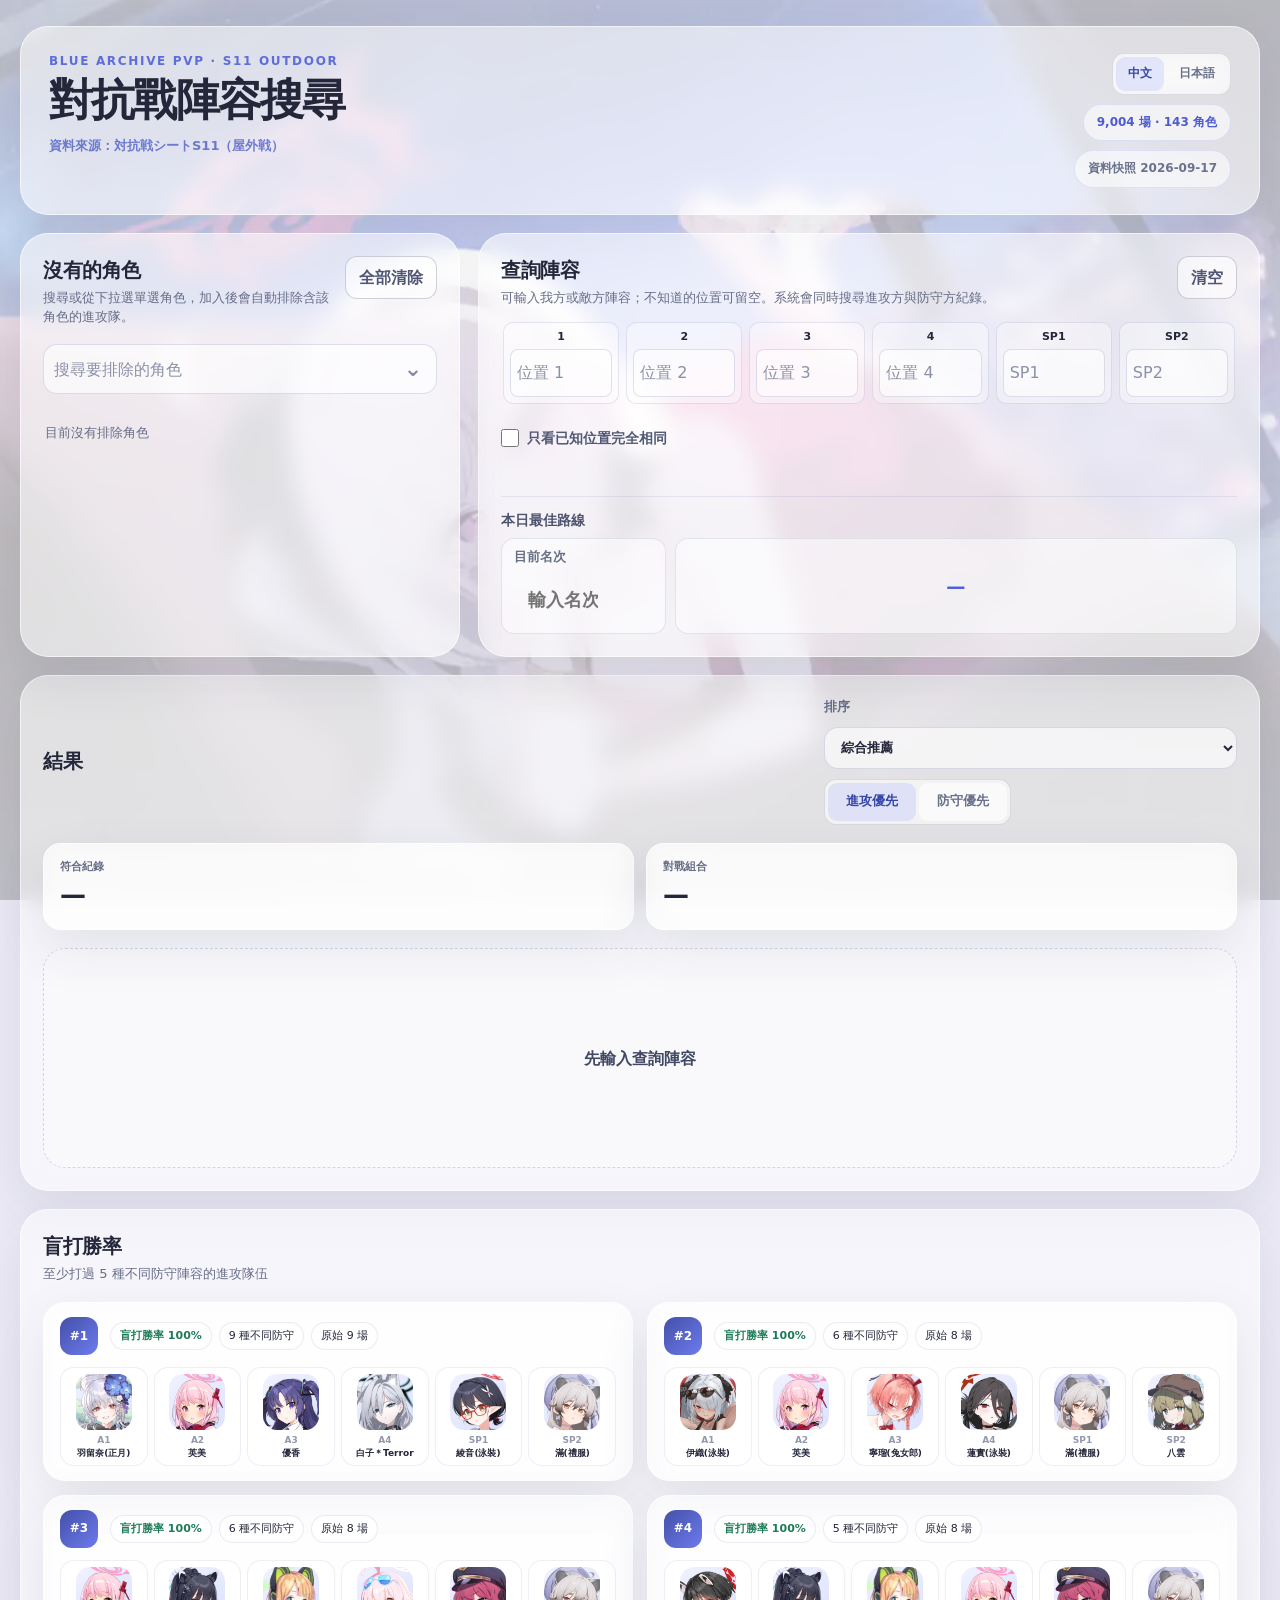
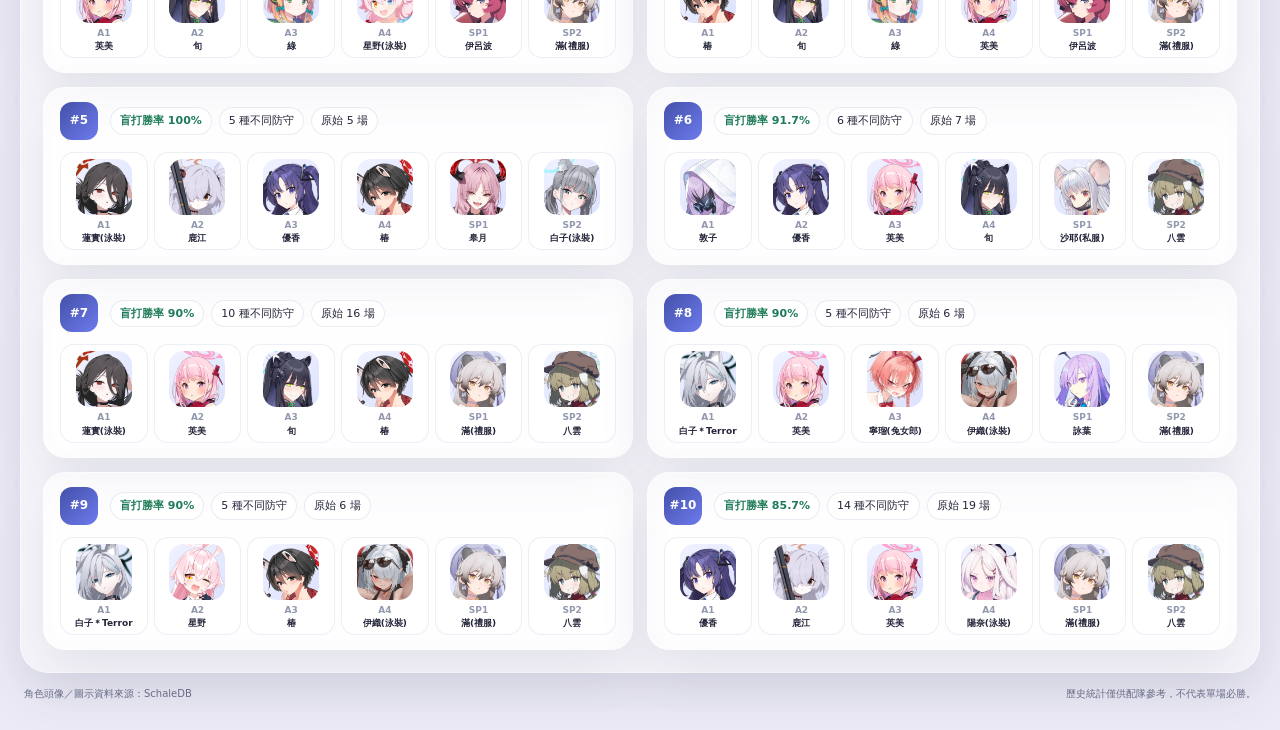
<file: index.html>
<!doctype html>
<html lang="zh-Hant">
<head>
  <meta charset="utf-8" />
  <meta name="viewport" content="width=device-width,initial-scale=1,viewport-fit=cover" />
  <meta name="theme-color" content="#c7d2fe" />
  <title>S11 對抗戰陣容搜尋</title>
  <link rel="stylesheet" href="styles.css" />
  <link rel="stylesheet" href="mobile-v16.css" />
  <link rel="stylesheet" href="blind-ranking.css?v=20260917-1" />
  <link rel="stylesheet" href="language-toggle.css?v=20260917-1" />
  <link rel="stylesheet" href="result-highlights.css?v=20260917-2" />
  <link rel="stylesheet" href="visual-tuning.css?v=20260917-3" />
  <link rel="stylesheet" href="arena-tools.css?v=20260919-8" />
</head>
<body>
  <main class="app-shell shell">
    <section class="hero-card"><div><div class="eyebrow">BLUE ARCHIVE PVP · S11 OUTDOOR</div><h1>對抗戰陣容搜尋</h1><a class="data-source-link" href="https://docs.google.com/spreadsheets/d/12KPs3jY6IbdQOeOLc9a1Pgb9oAaiYB4bbUED37Il09U/edit?gid=0#gid=0" target="_blank" rel="noopener noreferrer">資料來源：対抗戦シートS11（屋外戦）</a></div><div class="hero-meta"><div class="language-switch" role="group" aria-label="Language"><button type="button" data-lang-choice="zh-Hant" class="active">中文</button><button type="button" data-lang-choice="ja">日本語</button></div><div class="dataset-pill" id="dataset-pill">讀取資料中</div><div class="version-pill" id="footer-version">資料快照</div></div></section>
    <section class="control-stage"><div class="control-grid">
      <section class="sketch-panel missing-panel"><div class="panel-head"><div><div class="panel-title">沒有的角色</div><div class="panel-help">搜尋或從下拉選單選角色，加入後會自動排除含該角色的進攻隊。</div></div><button class="ghost-btn" id="clear-missing" type="button">全部清除</button></div><div id="missing-picker" class="missing-picker-host"></div><div id="missing-tags" class="avatar-tags" aria-live="polite"></div></section>
      <section class="sketch-panel defense-panel"><div class="panel-head"><div><div class="panel-title">查詢陣容</div><div class="panel-help">可輸入我方或敵方陣容；不知道的位置可留空。系統會同時搜尋進攻方與防守方紀錄。</div></div><button class="ghost-btn" id="clear-defense" type="button">清空</button></div><div class="enemy-line" id="defense-inputs"><div class="line-slot"><span>1</span><div class="defense-picker-host"></div></div><div class="line-slot"><span>2</span><div class="defense-picker-host"></div></div><div class="line-slot"><span>3</span><div class="defense-picker-host"></div></div><div class="line-slot"><span>4</span><div class="defense-picker-host"></div></div><div class="line-slot sp-slot"><span>SP1</span><div class="defense-picker-host"></div></div><div class="line-slot sp-slot"><span>SP2</span><div class="defense-picker-host"></div></div></div><div class="toggle-strip"><label class="toggle-line"><input id="exact-only" type="checkbox" /><span>只看已知位置完全相同</span></label></div><div class="action-row auto-result-row"><div id="form-message" class="form-message" role="status"></div></div><div class="rank-tool rank-tool-inline" id="rank-tool"><div class="rank-tool-head"><div class="rank-inline-title" data-rank-title>本日最佳路線</div></div><div class="rank-calc"><label class="rank-input-wrap"><span data-rank-label>目前名次</span><input class="rank-input" id="rank-input" type="number" min="1" max="15001" step="1" inputmode="numeric" placeholder="輸入名次" /></label><div class="rank-output"><strong id="rank-result">—</strong></div></div></div></section>
    </div></section>
    <section class="result-stage"><div class="result-stage-head"><div><div class="panel-title">結果</div></div><label class="sort-control">排序<select id="sort-select"><option value="recommended">綜合推薦</option><option value="winrate">勝率</option></select><div class="side-priority" role="group" aria-label="排序方向"><button id="attack-priority" type="button" class="side-priority-btn active">進攻優先</button><button id="defense-priority" type="button" class="side-priority-btn">防守優先</button></div></label></div><div class="summary-grid" id="summary-grid" style="grid-template-columns:repeat(2,minmax(0,1fr))"><article class="stat-card" hidden><span>歷史對戰</span><strong id="stat-total">—</strong></article><article class="stat-card" hidden><span>排除缺角後</span><strong id="stat-eligible">—</strong></article><article class="stat-card"><span>符合紀錄</span><strong id="stat-matched">—</strong></article><article class="stat-card"><span>對戰組合</span><strong id="stat-teams">—</strong></article></div><div id="results" class="results-list"><div class="empty-state"><strong>先輸入查詢陣容</strong></div></div></section>
    <section class="result-stage"><div class="result-stage-head"><div><div class="panel-title">盲打勝率</div><div class="panel-help" id="blind-help">至少打過 5 種不同防守陣容的進攻隊伍</div></div></div><div id="blind-results" class="results-list"></div></section>
    <footer class="page-footer"><span>角色頭像／圖示資料來源：SchaleDB</span><span>歷史統計僅供配隊參考，不代表單場必勝。</span></footer>
  </main>
  <template id="result-template"><article class="result-card"><div class="result-row-head"><div class="rank-badge"></div><div class="result-summary"><div class="match-badges"></div><div class="metrics-inline"></div></div><button type="button" class="copy-btn">複製隊伍</button></div><div class="attack-lineup-wrap"><div class="line-caption">推薦進攻隊</div><div class="team-slots"></div></div><div class="result-foot"></div></article></template>
  <script src="data.js"></script><script src="avatar-map.js"></script><script src="student-meta.js"></script><script src="app.js?v=20260919-1"></script><script src="blind-ranking.js?v=20260919-1"></script><script src="short-message.js?v=20260917-1"></script><script src="language-toggle.js?v=20260917-2"></script><script src="source-link-i18n.js?v=20260917-1"></script><script src="blind-help-i18n.js?v=20260917-1"></script><script src="result-highlights.js?v=20260917-3"></script><script src="avatar-repair.js?v=20260917-2"></script><script src="arena-tools.js?v=20260919-7"></script>
</body>
</html>
</file>
<file: styles.css>
:root {
  --paper: rgba(255,255,255,.73);
  --ink: #24263a;
  --muted: #666d87;
  --line: rgba(88,92,120,.18);
  --line-strong: rgba(88,92,120,.28);
  --accent: #6f7ef7;
  --accent-2: #91a0ff;
  --good: #1d7b57;
  --warn: #b7791f;
  --shadow: 0 20px 50px rgba(50,56,90,.10);
  --radius-xl: 28px;
}

* { box-sizing: border-box; }
html { color-scheme: light; }
body {
  margin: 0;
  min-height: 100vh;
  font-family: Inter, ui-sans-serif, system-ui, -apple-system, BlinkMacSystemFont, "Segoe UI", "Noto Sans TC", "Noto Sans JP", sans-serif;
  color: var(--ink);
  background-color: #eceaf6;
  background-image: linear-gradient(rgba(255,255,255,.54), rgba(255,255,255,.61)), url('./background-pvp.png');
  background-size: cover;
  background-position: center top;
  background-repeat: no-repeat;
  background-attachment: fixed;
  line-height: 1.45;
}
button, input, select { font: inherit; }
button { cursor: pointer; }
.shell { width: min(1240px, calc(100% - 36px)); margin: 0 auto; }
.app-shell { padding: 26px 0 28px; }

.hero-card, .sketch-panel, .result-stage, .result-card, .stat-card {
  border: 1px solid rgba(255,255,255,.60);
  background: var(--paper);
  backdrop-filter: blur(18px);
  -webkit-backdrop-filter: blur(18px);
  box-shadow: var(--shadow);
}
.hero-card {
  border-radius: var(--radius-xl);
  padding: 26px 28px;
  display: flex;
  justify-content: space-between;
  align-items: flex-start;
  gap: 20px;
  margin-bottom: 18px;
}
.eyebrow { font-size: 12px; font-weight: 900; letter-spacing: .14em; color: #5d6dd9; }
h1 { margin: 6px 0 7px; font-size: clamp(30px,4vw,44px); line-height: 1.08; letter-spacing: -.04em; }
.subtitle { margin: 0; color: var(--muted); font-size: 15px; }
.hero-meta { display: flex; flex-direction: column; gap: 9px; align-items: flex-end; }
.dataset-pill, .version-pill {
  padding: 9px 13px;
  border-radius: 999px;
  border: 1px solid rgba(111,126,247,.18);
  background: rgba(255,255,255,.58);
  color: #4d5bd1;
  font-weight: 800;
  font-size: 12px;
}
.version-pill { color: #6b728e; }

.control-grid { display: grid; grid-template-columns: minmax(340px,440px) minmax(0,1fr); gap: 18px; }
.sketch-panel, .result-stage { border-radius: var(--radius-xl); padding: 22px; overflow: visible; }
.panel-head, .result-stage-head, .result-row-head { display: flex; justify-content: space-between; align-items: flex-start; gap: 14px; }
.panel-title { font-size: 20px; font-weight: 900; letter-spacing: -.02em; }
.panel-help { margin-top: 4px; color: var(--muted); font-size: 13px; }

.ghost-btn, .copy-btn {
  border: 1px solid var(--line-strong);
  background: rgba(255,255,255,.62);
  color: #505775;
  border-radius: 12px;
  padding: 9px 13px;
  font-weight: 800;
  white-space: nowrap;
}
.ghost-btn:hover, .copy-btn:hover { background: rgba(255,255,255,.88); }
.primary-btn {
  border: 0;
  border-radius: 14px;
  background: linear-gradient(135deg,var(--accent),var(--accent-2));
  color: #fff;
  font-weight: 900;
  box-shadow: 0 12px 28px rgba(111,126,247,.28);
}
.primary-btn:hover { filter: brightness(.98); }
.inline-btn { padding: 0 18px; min-width: 82px; }
.large-btn { min-height: 52px; padding: 0 22px; }

.search-row { display: grid; gap: 10px; margin-top: 18px; }
.compact-search { grid-template-columns: 1fr auto; }
input, select {
  width: 100%; min-width: 0;
  border: 1px solid rgba(110,120,170,.24);
  background: rgba(255,255,255,.78);
  color: var(--ink);
  border-radius: 14px;
  outline: none;
}
input { height: 50px; padding: 0 40px 0 14px; }
select { height: 42px; padding: 0 12px; }
input:focus, select:focus { border-color: rgba(111,126,247,.58); box-shadow: 0 0 0 4px rgba(111,126,247,.12); }

.character-picker { position: relative; min-width: 0; }
.picker-chevron {
  position: absolute;
  top: 50%; right: 8px;
  width: 32px; height: 32px;
  transform: translateY(-50%);
  display: grid; place-items: center;
  border: 0; border-radius: 9px;
  background: transparent; color: #7a82a4;
  font-size: 22px; line-height: 1;
  z-index: 4;
}
.character-picker.open .picker-chevron { transform: translateY(-50%) rotate(180deg); }
.character-menu {
  display: none;
  position: absolute;
  z-index: 1000;
  top: calc(100% + 7px);
  left: 0;
  width: max(100%, 260px);
  max-height: 360px;
  overflow-y: auto;
  overscroll-behavior: contain;
  padding: 7px;
  border-radius: 16px;
  border: 1px solid rgba(100,110,160,.20);
  background: rgba(255,255,255,.96);
  box-shadow: 0 18px 48px rgba(40,45,75,.20);
  backdrop-filter: blur(20px);
  -webkit-backdrop-filter: blur(20px);
}
.character-picker.open .character-menu { display: grid; gap: 4px; }
.character-option {
  width: 100%;
  min-height: 58px;
  display: grid;
  grid-template-columns: 44px minmax(0,1fr);
  gap: 11px;
  align-items: center;
  text-align: left;
  padding: 6px 9px;
  border: 0;
  border-radius: 12px;
  background: transparent;
  color: #33394f;
}
.character-option:hover, .character-option.active { background: #eef1ff; }
.option-name { font-size: 13px; font-weight: 800; overflow-wrap: anywhere; }
.picker-empty { padding: 18px 12px; text-align: center; color: var(--muted); font-size: 13px; }

.avatar-frame {
  position: relative;
  overflow: hidden;
  display: grid;
  place-items: center;
  flex: 0 0 auto;
  background: linear-gradient(180deg,#f8f9ff,#e5e9ff);
  border: 1px solid rgba(111,126,247,.18);
}
.avatar-frame img {
  position: absolute;
  inset: 0;
  width: 100%; height: 100%;
  object-fit: cover;
  opacity: 0;
  transition: opacity .14s ease;
}
.avatar-frame.image-ready img { opacity: 1; }
.avatar-fallback { color: #626dbb; font-weight: 900; }
.option-avatar { width: 44px; height: 44px; border-radius: 12px; }
.option-avatar .avatar-fallback { font-size: 17px; }

.avatar-tags { display: flex; flex-wrap: wrap; gap: 13px; min-height: 92px; margin-top: 18px; align-items: flex-start; }
.avatar-tag-empty { color: var(--muted); font-size: 13px; padding: 12px 2px; }
.avatar-tag { position: relative; width: 80px; text-align: center; }
.missing-avatar { width: 66px; height: 66px; margin: 0 auto; border-radius: 18px; }
.missing-avatar .avatar-fallback { font-size: 22px; }
.avatar-name { margin-top: 7px; font-size: 11px; font-weight: 800; color: #4d536d; line-height: 1.25; word-break: break-word; }
.avatar-remove {
  position: absolute;
  right: 0; top: -5px;
  width: 25px; height: 25px;
  border: 0; border-radius: 999px;
  background: #fff; color: #7d84a1;
  font-size: 17px; font-weight: 900;
  box-shadow: 0 5px 12px rgba(48,52,84,.16);
}

.enemy-line { display: grid; grid-template-columns: repeat(6,minmax(0,1fr)); gap: 9px; margin-top: 18px; }
.line-slot {
  min-width: 0;
  padding: 10px;
  border-radius: 19px;
  background: rgba(255,255,255,.36);
  border: 1px solid rgba(110,120,170,.18);
}
.position-label { display: block; font-size: 12px; color: #60698c; font-weight: 900; margin-bottom: 7px; }
.sp-slot .position-label { color: #4a63d5; }
.defense-avatar {
  height: 112px;
  margin-bottom: 8px;
  display: flex;
  flex-direction: column;
  align-items: center;
  justify-content: center;
  gap: 4px;
  border-radius: 15px;
  background: rgba(255,255,255,.40);
  border: 1px dashed rgba(110,120,170,.22);
  overflow: hidden;
}
.defense-avatar.has-character { border-style: solid; background: rgba(255,255,255,.62); }
.defense-avatar-image { width: 72px; height: 72px; border-radius: 17px; }
.defense-avatar-image .avatar-fallback { font-size: 22px; }
.defense-avatar-name {
  width: 100%; padding: 0 4px;
  color: #474e6b; font-size: 10px; font-weight: 800;
  text-align: center; white-space: nowrap; overflow: hidden; text-overflow: ellipsis;
}
.defense-avatar-empty { font-size: 32px; font-weight: 300; color: #a3a9c2; }
.line-slot input { height: 43px; padding-left: 10px; font-size: 12px; border-radius: 11px; }
.line-slot .character-menu { width: max(100%, 245px); }

.toggle-strip { display: flex; flex-wrap: wrap; gap: 18px; margin-top: 16px; }
.toggle-line { display: inline-flex; align-items: center; gap: 8px; color: #515975; font-size: 14px; font-weight: 700; }
.toggle-line input { width: 18px; height: 18px; margin: 0; padding: 0; box-shadow: none; }
.action-row { margin-top: 16px; }
.form-message { min-height: 22px; margin-top: 10px; color: #b42318; font-size: 12px; }

.result-stage { margin-top: 18px; }
.result-stage-head { margin-bottom: 18px; }
.sort-control { display: inline-flex; align-items: center; gap: 9px; color: var(--muted); font-size: 13px; font-weight: 800; }
.summary-grid { display: grid; grid-template-columns: repeat(4,minmax(0,1fr)); gap: 12px; margin-bottom: 18px; }
.stat-card { border-radius: 18px; padding: 15px 16px; }
.stat-card span { display: block; color: var(--muted); font-size: 11px; font-weight: 800; }
.stat-card strong { display: block; margin-top: 2px; font-size: 26px; letter-spacing: -.03em; }
.results-list { display: grid; gap: 14px; }
.empty-state {
  min-height: 220px;
  display: grid; place-content: center; text-align: center; gap: 6px;
  padding: 28px;
  border: 1px dashed rgba(110,120,170,.28);
  border-radius: 22px;
  background: rgba(255,255,255,.34);
  color: var(--muted);
}
.empty-state strong { color: #414864; font-size: 16px; }
.empty-state span { font-size: 13px; }
.result-more { min-height: 72px; }
.result-card { border-radius: 22px; padding: 18px; }
.result-row-head { align-items: center; }
.rank-badge {
  width: 38px; height: 38px; flex: 0 0 auto;
  display: grid; place-items: center;
  border-radius: 12px;
  background: linear-gradient(135deg,#4450a8,#6d7bee);
  color: #fff; font-size: 12px; font-weight: 900;
}
.result-summary { min-width: 0; flex: 1; }
.match-badges, .metrics-inline { display: flex; flex-wrap: wrap; gap: 6px; }
.metrics-inline { margin-top: 8px; }
.badge, .metric-chip {
  display: inline-flex; align-items: center;
  border-radius: 999px; padding: 5px 9px;
  font-size: 11px; font-weight: 800; white-space: nowrap;
}
.badge.exact { background: #e8f8f1; color: var(--good); }
.badge.same { background: #edf2ff; color: #4659da; }
.badge.similar { background: #fff4df; color: var(--warn); }
.badge.neutral, .metric-chip { background: rgba(255,255,255,.70); color: #5f6785; border: 1px solid rgba(110,120,170,.16); }
.metric-chip.good { color: var(--good); background: #edf9f4; }
.attack-lineup-wrap { margin-top: 16px; }
.line-caption { margin-bottom: 9px; color: #6b728e; font-size: 12px; font-weight: 900; }
.team-slots { display: grid; grid-template-columns: repeat(6,minmax(0,1fr)); gap: 8px; }
.slot {
  min-width: 0;
  padding: 9px 8px 10px;
  border-radius: 17px;
  background: rgba(255,255,255,.60);
  border: 1px solid rgba(240,167,190,.34);
  display: flex; flex-direction: column; align-items: center;
  text-align: center;
}
.slot.sp { border-color: rgba(143,160,255,.34); }
.result-avatar { width: 76px; height: 76px; border-radius: 19px; margin-bottom: 7px; }
.result-avatar .avatar-fallback { font-size: 24px; }
.slot-label { font-size: 9px; color: #8a91ac; font-weight: 900; }
.slot-name { margin-top: 2px; font-size: 11px; font-weight: 800; color: #353b55; line-height: 1.25; word-break: break-word; }
.result-foot { display: flex; justify-content: space-between; gap: 12px; margin-top: 12px; color: var(--muted); font-size: 11px; }
.page-footer { display: flex; justify-content: space-between; gap: 20px; padding: 14px 4px 0; color: rgba(70,76,104,.76); font-size: 10px; }

@media (max-width: 1100px) {
  .control-grid { grid-template-columns: 1fr; }
  .enemy-line { grid-template-columns: repeat(3,minmax(0,1fr)); }
}
@media (max-width: 800px) {
  body { background-attachment: scroll; }
  .hero-card { flex-direction: column; }
  .hero-meta { align-items: flex-start; }
  .summary-grid { grid-template-columns: repeat(2,minmax(0,1fr)); }
  .team-slots { grid-template-columns: repeat(3,minmax(0,1fr)); }
  .result-row-head { flex-wrap: wrap; align-items: flex-start; }
  .page-footer { flex-direction: column; gap: 3px; }
}
@media (max-width: 560px) {
  .shell { width: min(100% - 20px,1240px); }
  .app-shell { padding: 14px 0 22px; }
  .hero-card, .sketch-panel, .result-stage { padding: 16px; border-radius: 22px; }
  h1 { font-size: 28px; }
  .compact-search { grid-template-columns: 1fr; }
  .inline-btn { height: 48px; }
  .enemy-line { grid-template-columns: repeat(2,minmax(0,1fr)); }
  .defense-avatar { height: 106px; }
  .toggle-strip { flex-direction: column; gap: 10px; }
  .summary-grid { grid-template-columns: 1fr 1fr; gap: 8px; }
  .team-slots { grid-template-columns: repeat(2,minmax(0,1fr)); }
  .result-avatar { width: 82px; height: 82px; }
  .result-foot { flex-direction: column; gap: 5px; }
  .character-menu { width: min(320px, calc(100vw - 42px)); }
}

/* searchable character pickers */
.missing-picker-host { margin-top:18px; }
.picker { position:relative; width:100%; }
.picker-selected { width:100%; min-height:50px; border:1px solid rgba(110,120,170,.22); background:rgba(255,255,255,.74); border-radius:14px; padding:7px 10px; display:flex; align-items:center; gap:9px; color:var(--ink); text-align:left; }
.picker-placeholder { color:#8b91a8; flex:1; }
.picker-selected-name { flex:1; min-width:0; font-size:12px; font-weight:800; overflow:hidden; text-overflow:ellipsis; white-space:nowrap; }
.picker-chevron { margin-left:auto; color:#858ca8; font-weight:900; }
.picker-menu { display:none; position:absolute; z-index:100; top:calc(100% + 7px); left:0; width:max(100%, 270px); padding:8px; border:1px solid rgba(110,120,170,.20); border-radius:16px; background:rgba(255,255,255,.96); box-shadow:0 20px 50px rgba(35,40,75,.18); backdrop-filter:blur(18px); }
.picker.open .picker-menu { display:block; }
.picker-search { height:42px; border-radius:11px; margin-bottom:7px; }
.picker-list { max-height:330px; overflow:auto; display:grid; gap:3px; }
.picker-option { border:0; background:transparent; border-radius:11px; padding:6px 8px; display:flex; align-items:center; gap:10px; text-align:left; }
.picker-option:hover { background:#f0f2ff; }
.picker-option-text { min-width:0; display:flex; flex-direction:column; }
.picker-option-text strong { font-size:13px; }
.picker-option-text small { color:#8a91a8; font-size:10px; overflow:hidden; text-overflow:ellipsis; white-space:nowrap; }
.picker-empty { padding:18px; text-align:center; color:#8a91a8; font-size:12px; }
.char-avatar { overflow:hidden; display:grid; place-items:center; background:linear-gradient(145deg,#f0f2ff,#dce2ff); color:#5966c3; font-weight:900; flex:0 0 auto; }
.char-avatar img { width:100%; height:100%; object-fit:cover; display:block; }
.char-avatar.mini { width:34px; height:34px; border-radius:10px; }
.option-avatar { width:42px; height:42px; border-radius:12px; }
.tag-avatar { width:60px; height:60px; border-radius:18px; margin:0 auto; }
.line-slot { overflow:visible; }
.line-slot .picker-selected { min-height:62px; padding:6px; flex-direction:column; justify-content:center; gap:3px; }
.line-slot .picker-selected .mini { width:40px; height:40px; border-radius:11px; }
.line-slot .picker-selected-name { width:100%; text-align:center; font-size:10px; }
.line-slot .picker-chevron { display:none; }
.line-slot .picker-menu { width:280px; }
.line-slot:nth-child(n+4) .picker-menu { left:auto; right:0; }

/* matchup result: attack vs defense */
.matchup-card { padding:16px 18px; }
.matchup-head { display:flex; align-items:center; gap:12px; margin-bottom:14px; }
.matchup-stats { display:flex; align-items:center; flex-wrap:wrap; gap:7px; }
.matchup-stats b,.matchup-stats span { padding:5px 9px; border-radius:999px; background:rgba(255,255,255,.66); border:1px solid rgba(110,120,170,.14); font-size:11px; }
.matchup-stats b { color:#1d7b57; }
.matchup-body { display:grid; grid-template-columns:minmax(0,1fr) 44px minmax(0,1fr); gap:10px; align-items:center; }
.team-side-title { font-size:11px; font-weight:900; color:#6e7590; margin-bottom:7px; }
.battle-team { display:grid; grid-template-columns:repeat(6,minmax(0,1fr)); gap:6px; }
.battle-char { min-width:0; text-align:center; padding:7px 3px; border-radius:14px; background:rgba(255,255,255,.52); border:1px solid rgba(110,120,170,.12); }
.battle-avatar { width:min(58px,100%); aspect-ratio:1; margin:0 auto 4px; border-radius:14px; }
.battle-pos { display:block; color:#9298ad; font-size:9px; font-weight:900; }
.battle-char strong { display:block; margin-top:1px; font-size:9px; line-height:1.15; white-space:nowrap; overflow:hidden; text-overflow:ellipsis; }
.versus { font-size:14px; font-weight:1000; color:#7d84a1; text-align:center; }
@media(max-width:900px){.matchup-body{grid-template-columns:1fr}.versus{padding:2px}.battle-team{grid-template-columns:repeat(6,minmax(52px,1fr));overflow-x:auto}.team-side{min-width:0}}

/* dropdown stacking fix */
.control-stage { position: relative; z-index: 20; }
.control-grid { position: relative; overflow: visible; }
.sketch-panel { position: relative; overflow: visible; }
.defense-panel { z-index: 30; }
.missing-panel { z-index: 31; }
.enemy-line { position: relative; overflow: visible; }
.line-slot { position: relative; z-index: 1; overflow: visible; }
.line-slot:has(.picker.open) { z-index: 5000; }
.picker { position: relative; z-index: 1; }
.picker.open { z-index: 6000; }
.picker-menu { z-index: 7000; }
.result-stage { position: relative; z-index: 1; }

/* v10: Excel-like one-row live query */
.defense-panel { overflow: visible; }
.enemy-line {
  display: grid !important;
  grid-template-columns: repeat(6, minmax(120px, 1fr)) !important;
  gap: 6px !important;
  overflow-x: auto;
  padding: 2px 2px 8px;
  margin-top: 12px;
}
.line-slot {
  min-width: 120px;
  padding: 6px !important;
  border-radius: 10px !important;
}
.line-slot > span {
  display: block;
  text-align: center;
  font-size: 11px;
  font-weight: 800;
  margin-bottom: 4px;
}
.line-slot .picker-selected {
  min-height: 48px !important;
  height: 48px;
  padding: 4px 6px !important;
  flex-direction: row !important;
  justify-content: flex-start !important;
  gap: 6px !important;
  border-radius: 8px !important;
}
.line-slot .picker-selected .mini {
  width: 34px !important;
  height: 34px !important;
  border-radius: 8px !important;
  flex: 0 0 auto;
}
.line-slot .picker-selected-name {
  width: auto !important;
  text-align: left !important;
  font-size: 11px !important;
  line-height: 1.15;
}
.auto-result-row { min-height: 24px; margin-top: 8px; }
@media (max-width: 900px) {
  .enemy-line { grid-template-columns: repeat(6, 120px) !important; }
}

/* v11: dropdown must float above the query card and following result cards */
.defense-panel,
.defense-panel .panel-body,
.enemy-line,
.line-slot,
.picker {
  overflow: visible !important;
}

.defense-panel {
  position: relative;
  z-index: 50 !important;
}

.line-slot {
  position: relative;
}

.line-slot:focus-within {
  z-index: 500 !important;
}

.picker {
  position: relative;
}

.picker-menu,
.picker-dropdown,
.dropdown-menu {
  position: absolute !important;
  z-index: 9999 !important;
  max-height: 360px;
  overflow-y: auto !important;
  overflow-x: hidden !important;
}

.results-panel,
.results-section,
.results-wrap {
  position: relative;
  z-index: 1 !important;
}

/* Keep the horizontal one-row lineup, but don't make that row a clipping scroll container on desktop. */
@media (min-width: 901px) {
  .enemy-line {
    overflow: visible !important;
  }
}

/* v12 responsive: desktop = one row; mobile = compact 3x2 grid */
html, body { max-width: 100%; overflow-x: hidden; }
* { box-sizing: border-box; }

.enemy-line {
  display: grid !important;
  grid-template-columns: repeat(6, minmax(0, 1fr)) !important;
  gap: 7px !important;
  overflow: visible !important;
  width: 100%;
}
.line-slot { min-width: 0 !important; }
.line-slot .picker-selected-name {
  overflow: hidden;
  text-overflow: ellipsis;
  white-space: nowrap;
}
.picker-menu, .picker-dropdown, .dropdown-menu {
  min-width: 220px;
  width: max-content;
  max-width: min(340px, calc(100vw - 24px));
}

@media (max-width: 700px) {
  .page-shell, main { width: 100% !important; max-width: 100% !important; }
  .panel, .defense-panel, .missing-panel, .results-panel {
    border-radius: 18px !important;
  }
  .panel-body { padding: 14px !important; }
  .panel-head {
    padding: 16px 16px 6px !important;
    align-items: flex-start !important;
  }
  .panel-head h2 { font-size: 22px !important; }
  .panel-head p { font-size: 13px !important; line-height: 1.45; }
  .enemy-line {
    grid-template-columns: repeat(3, minmax(0, 1fr)) !important;
    gap: 6px !important;
  }
  .line-slot { padding: 4px !important; }
  .line-slot .picker-selected {
    min-height: 58px !important;
    height: 58px !important;
    padding: 4px !important;
    flex-direction: column !important;
    justify-content: center !important;
    gap: 2px !important;
  }
  .line-slot .picker-selected .mini {
    width: 32px !important;
    height: 32px !important;
  }
  .line-slot .picker-selected-name {
    width: 100% !important;
    text-align: center !important;
    font-size: 10px !important;
  }
  .picker-menu, .picker-dropdown, .dropdown-menu {
    position: fixed !important;
    left: 12px !important;
    right: 12px !important;
    top: auto !important;
    bottom: 12px !important;
    width: auto !important;
    max-width: none !important;
    max-height: 55vh !important;
    z-index: 10000 !important;
    border-radius: 16px !important;
  }
  .filters-row, .option-row, .action-row {
    flex-wrap: wrap !important;
    gap: 10px !important;
  }
  .result-card { min-width: 0 !important; }
}

@media (max-width: 380px) {
  .enemy-line { grid-template-columns: repeat(2, minmax(0, 1fr)) !important; }
}

/* v13: "沒有的角色" picker must also float above every following card */
.missing-panel,
.missing-panel .panel-body,
.missing-panel .picker,
.missing-panel .missing-picker-wrap,
.missing-panel .missing-tags {
  overflow: visible !important;
}

.missing-panel {
  position: relative !important;
  z-index: 100 !important;
}

.missing-panel .picker:focus-within,
.missing-panel .missing-picker-wrap:focus-within {
  position: relative;
  z-index: 1000 !important;
}

.missing-panel .picker-menu,
.missing-panel .picker-dropdown,
.missing-panel .dropdown-menu {
  position: absolute !important;
  z-index: 20000 !important;
  max-height: 360px;
  overflow-y: auto !important;
  overflow-x: hidden !important;
}

.defense-panel { z-index: 50 !important; }
.results-panel, .results-section, .results-wrap { z-index: 1 !important; }

@media (max-width: 700px) {
  .missing-panel .picker-menu,
  .missing-panel .picker-dropdown,
  .missing-panel .dropdown-menu {
    position: fixed !important;
    left: 12px !important;
    right: 12px !important;
    top: auto !important;
    bottom: 12px !important;
    width: auto !important;
    max-width: none !important;
    max-height: 55vh !important;
    z-index: 30000 !important;
    border-radius: 16px !important;
  }
}

/* v15: failed matchups + attack/defense priority */
.result-card-fail {
  background: rgba(255, 226, 230, .78) !important;
  border-color: rgba(210, 94, 108, .28) !important;
}
.side-priority {
  display: inline-flex;
  padding: 3px;
  gap: 3px;
  border: 1px solid rgba(90, 100, 130, .18);
  border-radius: 12px;
  background: rgba(255,255,255,.58);
  vertical-align: middle;
  margin-left: 8px;
}
.side-priority-btn {
  min-height: 36px;
  padding: 6px 13px;
  border: 0;
  border-radius: 9px;
  background: transparent;
  color: #697089;
  font-weight: 800;
  cursor: pointer;
}
.side-priority-btn.active {
  background: rgba(102, 119, 255, .14);
  color: #3546a7;
}
@media (max-width:700px){
  .side-priority { margin-left:0; width:100%; }
  .side-priority-btn { flex:1; min-height:44px; }
}
</file>
<file: mobile-v16.css>
/* v16: phone result cards must stay inside the viewport */
@media (max-width: 700px) {
  .shell { width: calc(100% - 20px) !important; max-width: 100% !important; }
  .app-shell { padding-left: env(safe-area-inset-left) !important; padding-right: env(safe-area-inset-right) !important; }
  .result-stage { padding: 14px 10px !important; overflow: hidden !important; }
  .result-stage-head { display: grid !important; grid-template-columns: 1fr !important; gap: 10px !important; }
  .sort-control { width: 100% !important; display: grid !important; grid-template-columns: auto minmax(0, 1fr) !important; gap: 8px !important; }
  .sort-control select { min-width: 0 !important; }
  .side-priority { grid-column: 1 / -1 !important; width: 100% !important; margin: 0 !important; }
  .summary-grid { grid-template-columns: repeat(2, minmax(0, 1fr)) !important; gap: 8px !important; }
  .stat-card { min-width: 0 !important; padding: 13px 12px !important; }
  .result-card { width: 100% !important; max-width: 100% !important; min-width: 0 !important; padding: 14px 10px !important; overflow: hidden !important; }
  .result-row-head, .result-summary, .attack-lineup-wrap { min-width: 0 !important; }
  .attack-lineup-wrap { width: 100% !important; }
  .team-slots { width: 100% !important; min-width: 0 !important; grid-template-columns: repeat(6, minmax(0, 1fr)) !important; gap: 3px !important; }
  .slot { min-width: 0 !important; width: auto !important; padding: 5px 2px 7px !important; border-radius: 12px !important; overflow: hidden !important; }
  .result-avatar { width: clamp(38px, 11vw, 52px) !important; height: clamp(38px, 11vw, 52px) !important; max-width: 100% !important; border-radius: 12px !important; margin-bottom: 4px !important; }
  .slot-label { font-size: 8px !important; }
  .slot-name { display: block !important; width: 100% !important; min-width: 0 !important; padding: 0 1px !important; font-size: 9px !important; white-space: nowrap !important; overflow: hidden !important; text-overflow: ellipsis !important; }
}
</file>
<file: blind-ranking.css>
/* Blind lineup ranking: compact on desktop, readable on mobile. */
#blind-results {
  grid-template-columns: repeat(2, minmax(0, 1fr));
  gap: 14px;
}

#blind-results .empty-state {
  grid-column: 1 / -1;
}

.blind-card {
  min-width: 0;
  padding: 14px 16px;
}

.blind-card .matchup-head {
  margin-bottom: 12px;
}

.blind-card .matchup-stats {
  min-width: 0;
}

.blind-team {
  display: grid;
  grid-template-columns: repeat(6, minmax(0, 1fr));
  gap: 6px;
  overflow: visible;
}

.blind-team .battle-char {
  min-width: 0;
  padding: 6px 3px;
}

.blind-team .battle-avatar {
  width: min(56px, 100%);
}

.blind-team .battle-char strong {
  font-size: 9px;
}

@media (max-width: 1100px) {
  #blind-results {
    grid-template-columns: 1fr;
  }
}

@media (max-width: 700px) {
  .blind-card {
    padding: 13px 12px;
  }

  .blind-team {
    grid-template-columns: repeat(3, minmax(0, 1fr)) !important;
    overflow: visible !important;
    gap: 7px;
  }

  .blind-team .battle-avatar {
    width: min(54px, 100%);
  }
}

@media (max-width: 380px) {
  .blind-team {
    grid-template-columns: repeat(2, minmax(0, 1fr)) !important;
  }
}
</file>
<file: language-toggle.css>
.language-switch {
  display: inline-flex;
  gap: 3px;
  padding: 3px;
  border: 1px solid rgba(90, 100, 130, .18);
  border-radius: 12px;
  background: rgba(255,255,255,.58);
  backdrop-filter: blur(12px);
  -webkit-backdrop-filter: blur(12px);
}

.language-switch button {
  min-height: 34px;
  padding: 6px 12px;
  border: 0;
  border-radius: 9px;
  background: transparent;
  color: #697089;
  font-size: 12px;
  font-weight: 900;
  cursor: pointer;
}

.language-switch button.active {
  background: rgba(102, 119, 255, .14);
  color: #3546a7;
}

@media (max-width: 560px) {
  .language-switch {
    width: 100%;
  }

  .language-switch button {
    flex: 1;
    min-height: 40px;
  }
}
</file>
<file: result-highlights.css>
.matchup-stats .similarity-perfect {
  color: #16864b;
  border-color: rgba(22, 134, 75, .24);
  background: rgba(37, 181, 102, .09);
}

.matchup-stats .similarity-partial {
  color: #c66a12;
  border-color: rgba(198, 106, 18, .26);
  background: rgba(245, 158, 11, .10);
}

/* Query character exists in the lineup, but is standing in another STRIKER slot. */
.battle-char.position-mismatch {
  background: rgba(255, 204, 77, .14);
  border-color: rgba(214, 154, 18, .42);
  box-shadow: inset 0 0 0 1px rgba(214, 154, 18, .08);
}

/* Query character is not present on the matched side at all. */
.battle-char.character-mismatch {
  background: rgba(255, 91, 91, .11);
  border-color: rgba(224, 91, 91, .40);
  box-shadow: inset 0 0 0 1px rgba(224, 91, 91, .08);
}
</file>
<file: visual-tuning.css>
.hero-card,
.sketch-panel,
.result-stage {
  background: rgba(255,255,255,.54);
  backdrop-filter: blur(11px);
  -webkit-backdrop-filter: blur(11px);
}

.result-card,
.stat-card {
  background: rgba(255,255,255,.62);
  backdrop-filter: blur(10px);
  -webkit-backdrop-filter: blur(10px);
}

.picker-selected,
.sort-control select,
.side-priority-btn,
.ghost-btn {
  background-color: rgba(255,255,255,.62);
}

/* Dropdown menus should stay opaque for readability over the illustrated background. */
.picker-menu {
  background: #fff;
  backdrop-filter: none;
  -webkit-backdrop-filter: none;
}

.picker-menu .picker-search,
.picker-menu .picker-option,
.picker-menu .picker-empty {
  background-color: #fff;
}

.data-source-link {
  display: inline-block;
  margin-top: 6px;
  color: #5968c9;
  font-size: 13px;
  font-weight: 700;
  text-decoration: none;
  opacity: .86;
}

.data-source-link:hover {
  text-decoration: underline;
  opacity: 1;
}

/* Result sorting controls: keep labels and priority buttons horizontal. */
.result-stage-head {
  display: flex;
  align-items: center;
  justify-content: space-between;
  gap: 14px;
  flex-wrap: wrap;
}

.sort-control {
  display: inline-flex !important;
  align-items: center !important;
  gap: 10px !important;
  flex-wrap: wrap;
  writing-mode: horizontal-tb !important;
  text-orientation: mixed !important;
}

.sort-control > select {
  min-width: 180px;
}

.side-priority {
  display: inline-flex !important;
  flex-direction: row !important;
  align-items: stretch !important;
  width: auto !important;
  margin: 0 !important;
}

.side-priority-btn {
  writing-mode: horizontal-tb !important;
  text-orientation: mixed !important;
  white-space: nowrap !important;
  min-width: 88px;
  min-height: 38px;
  padding: 8px 14px;
}

@media (max-width: 700px) {
  .result-stage-head {
    align-items: flex-start;
  }

  .sort-control {
    width: 100% !important;
    display: flex !important;
    flex-direction: row !important;
  }

  .sort-control > select {
    flex: 1 1 180px;
    min-width: 0;
  }

  .side-priority {
    flex: 0 0 auto !important;
  }
}
</file>
<file: arena-tools.css>
/* Rank calculator + student metadata tooltip */
.rank-tool {
  margin-top: 14px;
}
.rank-tool-inline {
  padding-top: 13px;
  border-top: 1px solid rgba(110,120,170,.14);
}
.rank-tool-head {
  display: flex;
  align-items: center;
  justify-content: space-between;
  gap: 10px;
  margin-bottom: 8px;
  flex-wrap: wrap;
}
.rank-inline-title {
  color: #4d536d;
  font-size: 14px;
  font-weight: 900;
}
.rank-calc {
  display: grid;
  grid-template-columns: 165px minmax(0, 1fr);
  gap: 9px;
  align-items: stretch;
}
.rank-input-wrap,
.rank-output {
  background: rgba(255,255,255,.50);
  border: 1px solid rgba(148,163,184,.24);
  border-radius: 13px;
  padding: 9px 12px;
}
.rank-input-wrap {
  display: grid;
  gap: 7px;
}
.rank-input-wrap span,
.rank-output span {
  color: #667085;
  font-size: 13px;
  font-weight: 700;
}
.rank-input {
  width: 100%;
  border: 0;
  outline: 0;
  background: transparent;
  color: #20243a;
  font: inherit;
  font-size: 18px;
  font-weight: 800;
}
.rank-output {
  display: flex;
  align-items: center;
  justify-content: center;
  min-width: 0;
}
.rank-output strong {
  color: #4f61d8;
  font-size: clamp(17px, 1.5vw, 22px);
  line-height: 1.2;
  white-space: nowrap;
  letter-spacing: .01em;
}

.student-tooltip {
  position: fixed;
  z-index: 10000;
  width: max-content;
  min-width: 210px;
  max-width: min(300px, calc(100vw - 24px));
  padding: 11px 13px;
  border: 1px solid rgba(148,163,184,.35);
  border-radius: 14px;
  background: rgba(255,255,255,.97);
  box-shadow: 0 14px 38px rgba(44,51,88,.18);
  color: #20243a;
  pointer-events: none;
  opacity: 0;
  transform: translateY(4px);
  transition: opacity .12s ease, transform .12s ease;
}
.student-tooltip.visible {
  opacity: 1;
  transform: translateY(0);
}
.student-tooltip-name {
  margin-bottom: 8px;
  font-size: 14px;
  font-weight: 800;
}
.student-tooltip-grid {
  display: grid;
  grid-template-columns: 26px minmax(72px, auto) minmax(72px, 1fr);
  gap: 6px 9px;
  align-items: center;
  font-size: 12px;
}
.student-tooltip-icon {
  width: 24px;
  height: 24px;
  display: grid;
  place-items: center;
  border-radius: 6px;
}
.student-tooltip-icon.empty {
  background: transparent;
}
.student-tooltip-icon img {
  width: 18px;
  height: 18px;
  object-fit: contain;
}
.student-tooltip-icon:not([class*="tone-"]) img {
  filter: brightness(.38) saturate(.65);
}
.student-tooltip-icon.tone-explosion,
.student-tooltip-icon.tone-light {
  background: #a71f24;
}
.student-tooltip-icon.tone-pierce,
.student-tooltip-icon.tone-heavy {
  background: #c58b00;
}
.student-tooltip-icon.tone-mystic,
.student-tooltip-icon.tone-special {
  background: #1f76b8;
}
.student-tooltip-icon.tone-sonic,
.student-tooltip-icon.tone-elastic {
  background: #8c4db5;
}
.student-tooltip-icon.tone-composite {
  background: linear-gradient(135deg,#c58b00 0 33%,#1f76b8 33% 66%,#8c4db5 66%);
}
.student-tooltip-icon[class*="tone-"] img {
  filter: brightness(0) invert(1);
}
.student-tooltip-label {
  color: #7a8199;
}
.student-tooltip-value {
  font-weight: 800;
  text-align: right;
}

@media (max-width: 700px) {
  .rank-tool-inline { margin-top: 10px; padding-top: 10px; }
  .rank-calc { grid-template-columns: 150px minmax(0, 1fr); gap: 6px; }
  .rank-input-wrap, .rank-output { padding: 8px 9px; }
  .rank-input { font-size: 16px; height: 38px; padding: 0; }
  .rank-output strong { font-size: 20px; }
}
@media (max-width: 420px) {
  .rank-calc { grid-template-columns: 1fr; }
  .rank-output strong { white-space: normal; }
}
</file>
